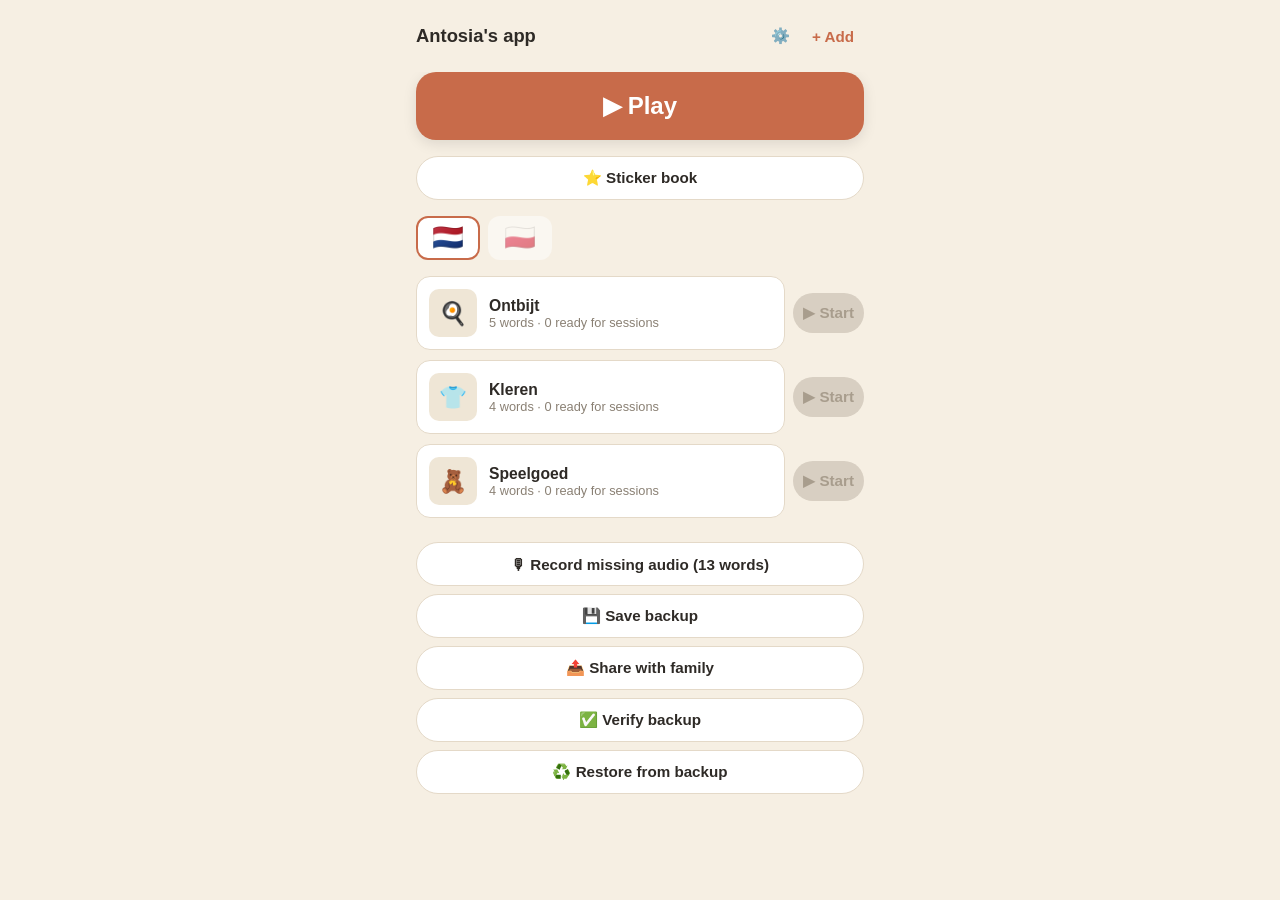
<file: index.html>
<!doctype html>
<html lang="en">
<head>
  <meta charset="UTF-8" />
  <meta name="viewport" content="width=device-width, initial-scale=1, maximum-scale=1, user-scalable=no, viewport-fit=cover" />
  <title>Antosia's app</title>
  <link rel="manifest" href="./manifest.webmanifest" />
  <link rel="apple-touch-icon" href="./icons/icon-180.png" />
  <meta name="apple-mobile-web-app-capable" content="yes" />
  <meta name="apple-mobile-web-app-status-bar-style" content="default" />
  <meta name="theme-color" content="#f6efe3" />
  <link rel="stylesheet" href="./css/app.css?v=50" />
</head>
<body>
  <main id="app" class="app"></main>
  <div id="session" hidden></div>
  <script type="module" src="./js/admin.js?v=50"></script>
  <script>
    if ('serviceWorker' in navigator) {
      navigator.serviceWorker.register('./sw.js');
    }
  </script>
</body>
</html>
</file>
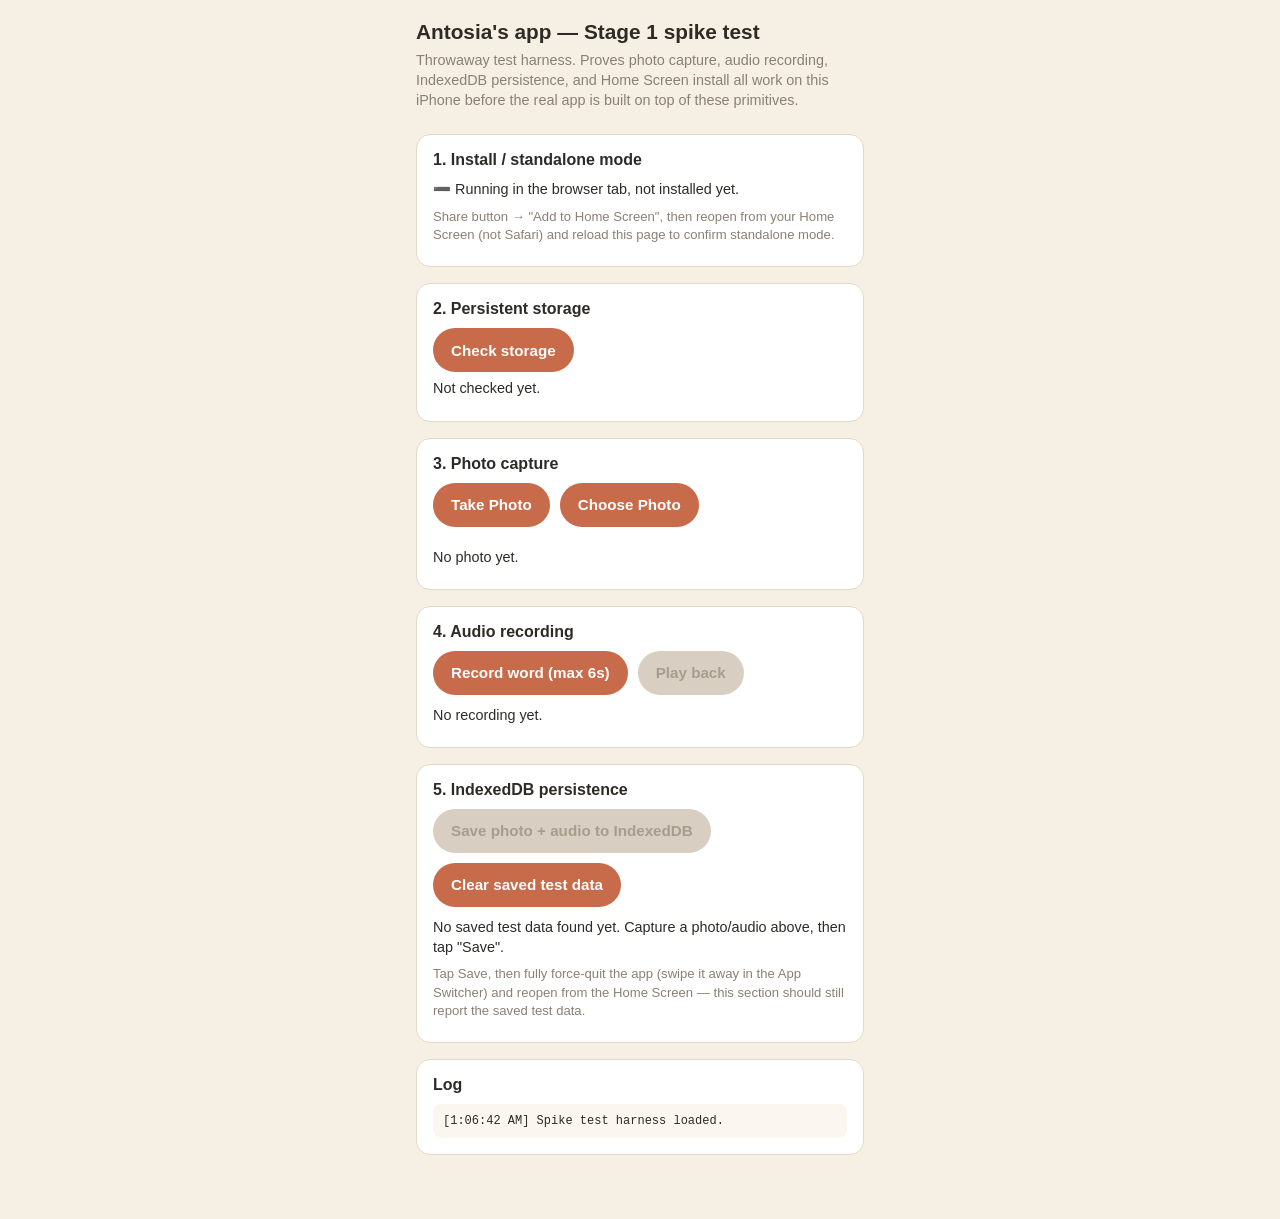
<file: spike.html>
<!doctype html>
<html lang="en">
<head>
  <meta charset="UTF-8" />
  <meta name="viewport" content="width=device-width, initial-scale=1, viewport-fit=cover" />
  <title>Antosia's app — Spike Test</title>
  <link rel="manifest" href="./manifest.webmanifest" />
  <link rel="apple-touch-icon" href="./icons/icon-180.png" />
  <meta name="apple-mobile-web-app-capable" content="yes" />
  <meta name="apple-mobile-web-app-status-bar-style" content="default" />
  <meta name="theme-color" content="#f6efe3" />
  <link rel="stylesheet" href="./css/app.css?v=50" />
</head>
<body>
  <main class="spike">
    <header>
      <h1>Antosia's app — Stage 1 spike test</h1>
      <p class="sub">
        Throwaway test harness. Proves photo capture, audio recording, IndexedDB
        persistence, and Home Screen install all work on this iPhone before the
        real app is built on top of these primitives.
      </p>
    </header>

    <section class="card" id="install-section">
      <h2>1. Install / standalone mode</h2>
      <p id="install-status">Checking…</p>
      <p class="hint">
        Share button → "Add to Home Screen", then reopen from your Home Screen
        (not Safari) and reload this page to confirm standalone mode.
      </p>
    </section>

    <section class="card" id="storage-section">
      <h2>2. Persistent storage</h2>
      <button id="check-storage-btn">Check storage</button>
      <p id="storage-status">Not checked yet.</p>
    </section>

    <section class="card" id="photo-section">
      <h2>3. Photo capture</h2>
      <div class="btn-row">
        <label class="btn">
          Take Photo
          <input type="file" accept="image/*" capture="environment" id="take-photo-input" hidden />
        </label>
        <label class="btn">
          Choose Photo
          <input type="file" accept="image/*" id="choose-photo-input" hidden />
        </label>
      </div>
      <img id="photo-preview" alt="" hidden />
      <p id="photo-status">No photo yet.</p>
    </section>

    <section class="card" id="audio-section">
      <h2>4. Audio recording</h2>
      <div class="btn-row">
        <button id="record-word-btn">Record word (max 6s)</button>
        <button id="play-word-btn" disabled>Play back</button>
      </div>
      <p id="audio-status">No recording yet.</p>
    </section>

    <section class="card" id="db-section">
      <h2>5. IndexedDB persistence</h2>
      <div class="btn-row">
        <button id="save-test-word-btn" disabled>Save photo + audio to IndexedDB</button>
        <button id="clear-test-word-btn">Clear saved test data</button>
      </div>
      <p id="db-status">Checking for previously saved test data…</p>
      <p class="hint">
        Tap Save, then fully force-quit the app (swipe it away in the App
        Switcher) and reopen from the Home Screen — this section should still
        report the saved test data.
      </p>
    </section>

    <section class="card" id="log-section">
      <h2>Log</h2>
      <pre id="log"></pre>
    </section>
  </main>

  <script type="module" src="./js/spike.js?v=50"></script>
</body>
</html>
</file>
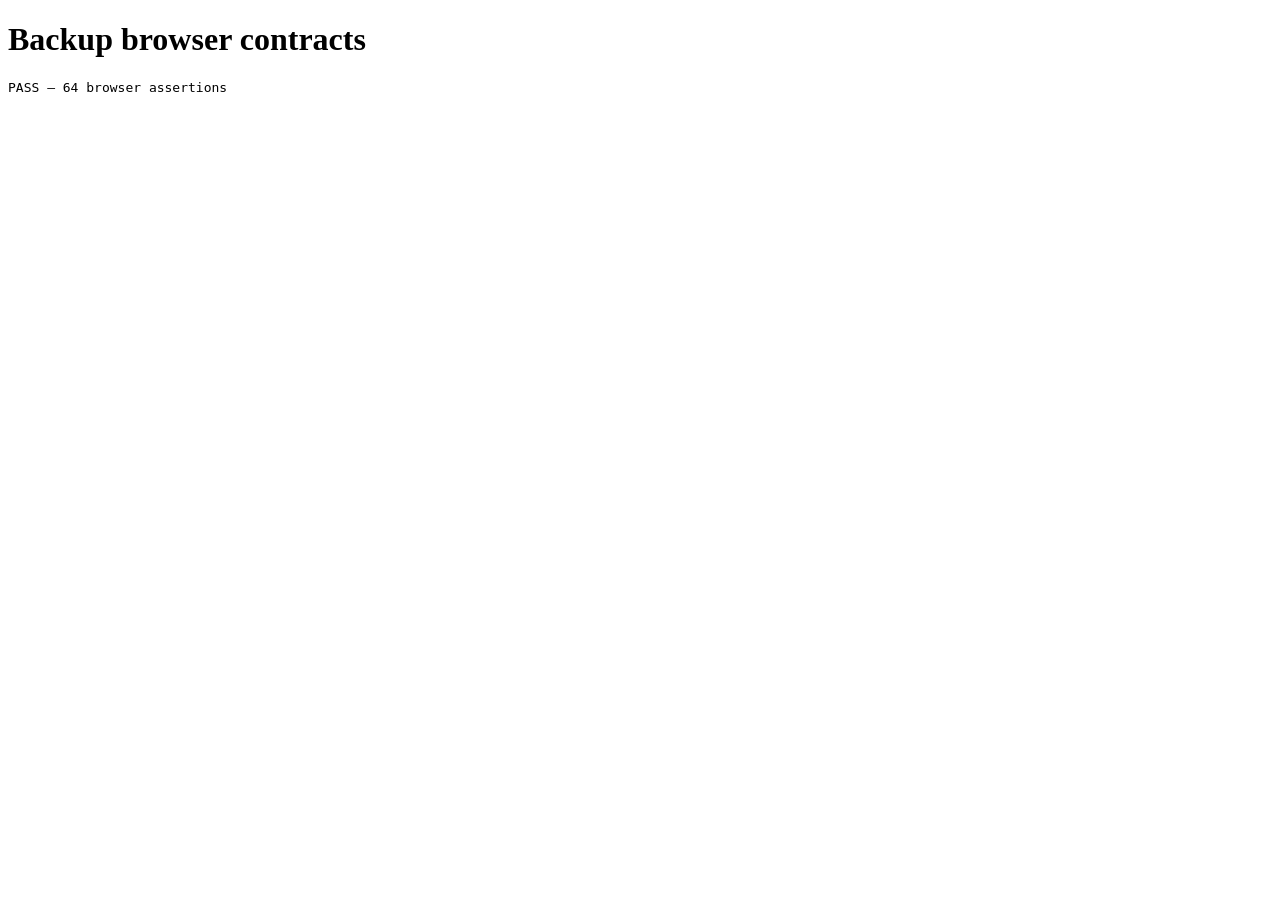
<file: tests/backup-browser-contracts.html>
<!doctype html>
<html lang="en">
<head>
  <meta charset="utf-8" />
  <meta name="viewport" content="width=device-width, initial-scale=1" />
  <title>Backup browser contracts</title>
</head>
<body>
  <h1>Backup browser contracts</h1>
  <pre id="result">Running…</pre>
  <script id="backup-payload" type="application/json"></script>
  <script type="module" src="./backup-browser-contracts.js"></script>
</body>
</html>
</file>
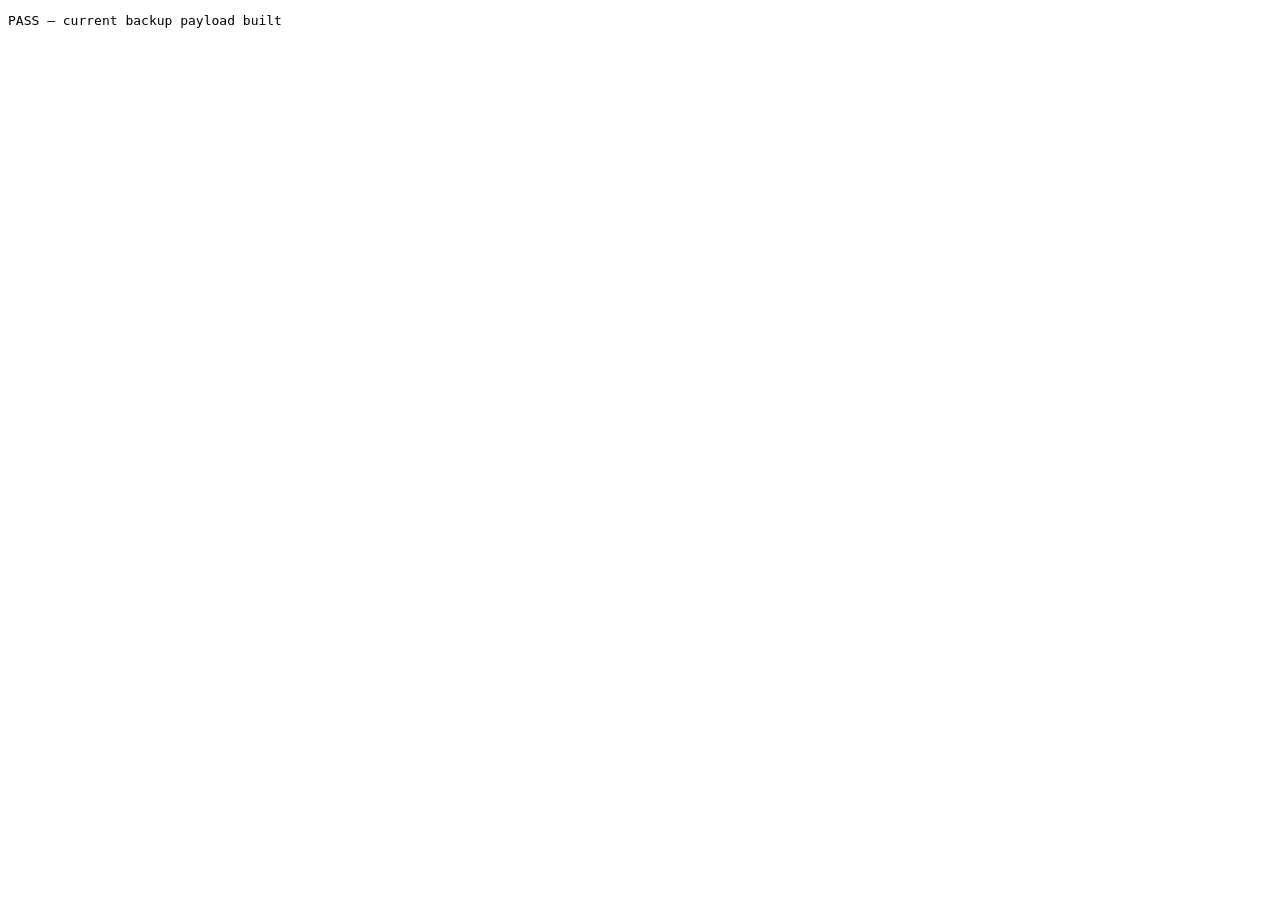
<file: tests/backup-current-payload.html>
<!doctype html>
<html lang="en">
<head>
  <meta charset="utf-8" />
  <title>Current backup payload</title>
</head>
<body>
  <pre id="result">Building…</pre>
  <script id="backup-payload" type="application/json"></script>
  <script type="module" src="./backup-current-payload.js"></script>
</body>
</html>
</file>
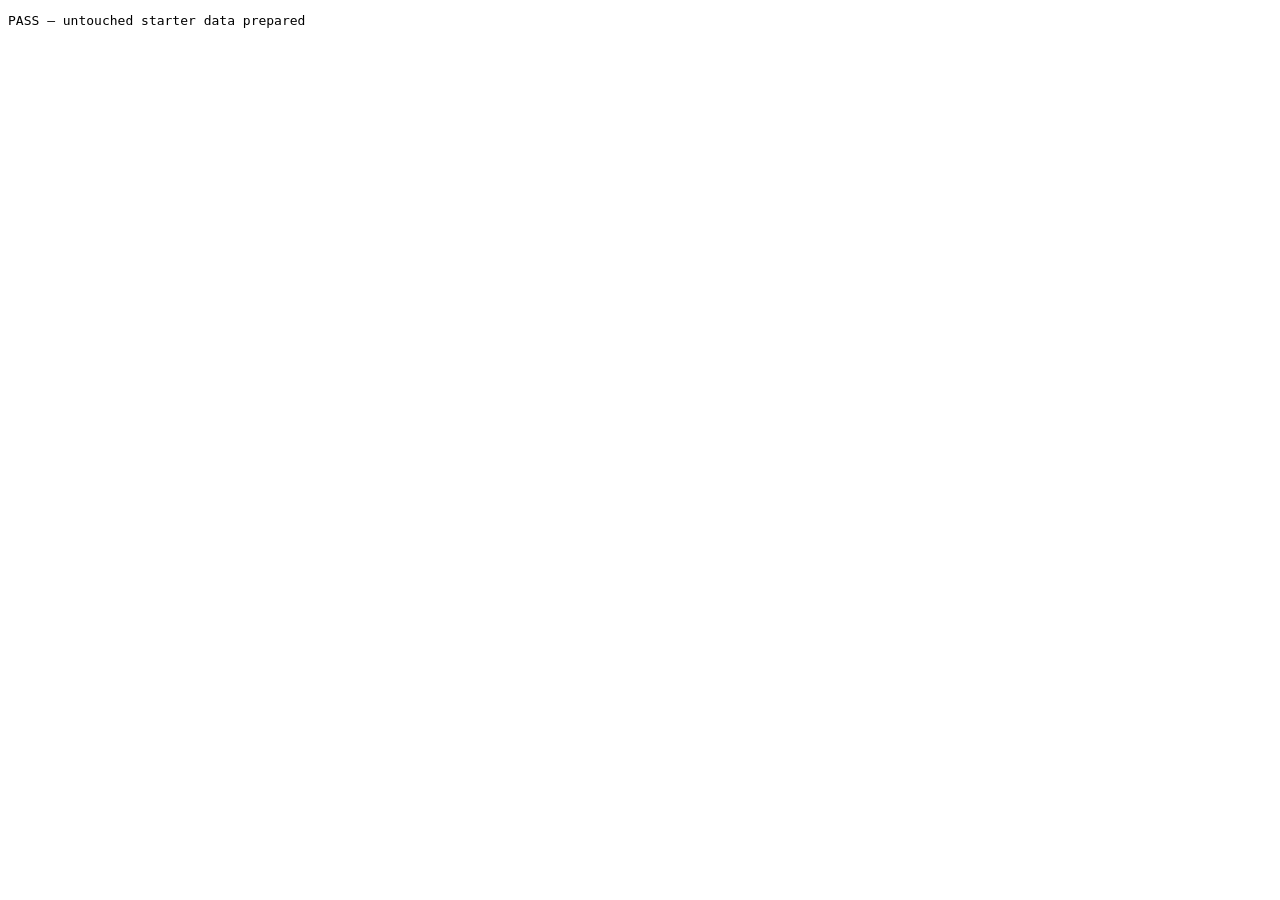
<file: tests/seed-only-setup.html>
<!doctype html>
<html lang="en">
<head>
  <meta charset="utf-8" />
  <title>Seed-only setup</title>
</head>
<body>
  <pre id="result">Preparing…</pre>
  <script type="module" src="./seed-only-setup.js"></script>
</body>
</html>
</file>
<file: css/app.css>
:root {
  --bg: #f6efe3;
  --fg: #2e2a26;
  --muted: #8a8074;
  --accent: #c86b4a;
  --card-bg: #ffffff;
  --border: #e4d9c8;
  --radius: 14px;
}

* {
  box-sizing: border-box;
}

body {
  margin: 0;
  font-family: -apple-system, BlinkMacSystemFont, "Helvetica Neue", Arial, sans-serif;
  background: var(--bg);
  color: var(--fg);
  padding: env(safe-area-inset-top) env(safe-area-inset-right) env(safe-area-inset-bottom)
    env(safe-area-inset-left);
}

.spike {
  max-width: 480px;
  margin: 0 auto;
  padding: 20px 16px 48px;
}

header h1 {
  font-size: 1.3rem;
  margin: 0 0 6px;
}

header .sub {
  font-size: 0.9rem;
  color: var(--muted);
  margin: 0 0 24px;
  line-height: 1.4;
}

.card {
  background: var(--card-bg);
  border: 1px solid var(--border);
  border-radius: var(--radius);
  padding: 16px;
  margin-bottom: 16px;
}

.card h2 {
  font-size: 1rem;
  margin: 0 0 10px;
}

.hint {
  font-size: 0.82rem;
  color: var(--muted);
  margin-top: 8px;
}

.btn-row {
  display: flex;
  flex-wrap: wrap;
  gap: 10px;
  margin-bottom: 10px;
}

button,
.btn {
  appearance: none;
  border: none;
  background: var(--accent);
  color: #fff;
  font-size: 0.95rem;
  font-weight: 600;
  padding: 12px 18px;
  border-radius: 999px;
  min-height: 44px;
  cursor: pointer;
  display: inline-flex;
  align-items: center;
  justify-content: center;
  text-align: center;
}

button:disabled {
  background: #d8cfc2;
  color: #a89d8d;
  cursor: not-allowed;
}

button:active,
.btn:active {
  transform: scale(0.97);
}

#photo-preview {
  display: block;
  max-width: 100%;
  border-radius: 10px;
  margin: 10px 0;
}

#log {
  font-family: ui-monospace, SFMono-Regular, Menlo, monospace;
  font-size: 0.75rem;
  white-space: pre-wrap;
  word-break: break-word;
  max-height: 200px;
  overflow-y: auto;
  background: #fbf7f0;
  border-radius: 8px;
  padding: 10px;
  margin: 0;
}

p {
  font-size: 0.9rem;
  line-height: 1.4;
  margin: 6px 0;
}

/* --- Admin app shell --- */

.app {
  max-width: 480px;
  margin: 0 auto;
  padding-bottom: 40px;
}

.topbar {
  display: flex;
  align-items: center;
  gap: 10px;
  padding: 16px;
  position: sticky;
  top: 0;
  background: var(--bg);
  z-index: 5;
}

.topbar h1 {
  font-size: 1.15rem;
  margin: 0;
  flex: 1;
}

.topbar-actions {
  display: flex;
  align-items: center;
  gap: 2px;
}

.icon-btn {
  appearance: none;
  border: none;
  background: transparent;
  color: var(--accent);
  font-size: 0.95rem;
  font-weight: 600;
  padding: 8px 10px;
  min-height: 40px;
  cursor: pointer;
}

.screen {
  padding: 0 16px;
}

.empty-state {
  text-align: center;
  color: var(--muted);
  padding: 40px 16px;
  font-size: 0.9rem;
}

/* --- Lists --- */

.list {
  list-style: none;
  margin: 0 0 16px;
  padding: 0;
  display: flex;
  flex-direction: column;
  gap: 10px;
}

.list-item {
  display: flex;
  align-items: center;
  gap: 12px;
  background: var(--card-bg);
  border: 1px solid var(--border);
  border-radius: var(--radius);
  padding: 12px;
  cursor: pointer;
  text-align: left;
  width: 100%;
  font: inherit;
  color: inherit;
}

.list-item:active {
  transform: scale(0.99);
}

.thumb {
  width: 48px;
  height: 48px;
  border-radius: 10px;
  background: #efe6d6;
  display: flex;
  align-items: center;
  justify-content: center;
  font-size: 1.4rem;
  flex-shrink: 0;
  overflow: hidden;
}

.thumb img {
  width: 100%;
  height: 100%;
  object-fit: cover;
}

.thumb.large {
  width: 88px;
  height: 88px;
  border-radius: 14px;
  font-size: 2.2rem;
}

.list-item-body {
  flex: 1;
  min-width: 0;
}

.list-item-title {
  font-weight: 600;
  font-size: 0.98rem;
}

.list-item-sub {
  font-size: 0.8rem;
  color: var(--muted);
}

.badge {
  font-size: 0.72rem;
  font-weight: 600;
  padding: 4px 8px;
  border-radius: 999px;
  white-space: nowrap;
}

.badge-warning {
  background: #f7e2c4;
  color: #8a5a1f;
}

.badge-ok {
  background: #d9ecd6;
  color: #33632e;
}

.badge-muted {
  background: #e6e0d4;
  color: #7a7263;
}

/* Excluded ("Skip") words: dimmed so they're visibly set aside, but still
   fully tappable to edit or re-include. */
.list-item-muted {
  opacity: 0.55;
}

.fab-row {
  margin-top: 4px;
}

.fab-row button {
  width: 100%;
}

/* --- Forms --- */

.field {
  margin-bottom: 18px;
}

.field label,
.field .field-label {
  display: block;
  font-size: 0.82rem;
  font-weight: 600;
  color: var(--muted);
  margin-bottom: 6px;
}

.field input[type="text"],
.field textarea {
  width: 100%;
  font-size: 1rem;
  font-family: inherit;
  padding: 12px;
  border-radius: 10px;
  border: 1px solid var(--border);
  background: var(--card-bg);
  color: var(--fg);
}

.field textarea {
  resize: vertical;
  min-height: 60px;
}

.segmented {
  display: flex;
  gap: 8px;
  flex-wrap: wrap;
}

.segmented button {
  background: var(--card-bg);
  color: var(--fg);
  border: 1px solid var(--border);
  font-weight: 500;
  padding: 10px 16px;
}

.segmented button.active {
  background: var(--accent);
  color: #fff;
  border-color: var(--accent);
}

.label-preview {
  font-size: 1.1rem;
  font-weight: 600;
  margin-top: 6px;
}

.media-block {
  background: #fbf7f0;
  border: 1px solid var(--border);
  border-radius: var(--radius);
  padding: 14px;
  margin-bottom: 14px;
}

.media-block .status-line {
  font-size: 0.85rem;
  margin: 8px 0 10px;
}

.status-ok {
  color: #33632e;
}

.status-missing {
  color: #a8551f;
}

.form-actions {
  display: flex;
  flex-direction: column;
  gap: 10px;
  margin-top: 24px;
}

.btn-secondary {
  background: var(--card-bg);
  color: var(--fg);
  border: 1px solid var(--border);
}

.btn-danger {
  background: #fff;
  color: #b3423a;
  border: 1px solid #f0c9c4;
}

.list-item-row {
  display: flex;
  align-items: center;
  gap: 8px;
}

.list-item-row .list-item {
  flex: 1;
  width: auto;
}

.session-start-btn {
  flex-shrink: 0;
}

/* --- Child session mode --- */

#session {
  position: fixed;
  inset: 0;
  background: var(--bg);
  z-index: 10;
  display: flex;
  flex-direction: column;
  /* Toddler-proofing: no double-tap zoom, no long-press save/copy menus,
     no accidental text selection anywhere inside a session. */
  touch-action: manipulation;
  -webkit-touch-callout: none;
  -webkit-user-select: none;
  user-select: none;
}

#session img {
  -webkit-touch-callout: none;
  -webkit-user-drag: none;
  pointer-events: none;
}

#session[hidden] {
  display: none;
}

.session-screen {
  flex: 1;
  display: flex;
  flex-direction: column;
  align-items: center;
  justify-content: center;
  padding: 24px;
  text-align: center;
  gap: 18px;
}

.session-photo-btn {
  appearance: none;
  border: none;
  background: none;
  padding: 0;
  cursor: pointer;
}

.session-photo {
  width: min(78vw, 350px);
  height: min(78vw, 350px);
  border-radius: 28px;
  background: #efe6d6;
  display: flex;
  align-items: center;
  justify-content: center;
  font-size: 6rem;
  overflow: hidden;
  box-shadow: 0 6px 18px rgba(0, 0, 0, 0.08);
}

.session-photo img {
  width: 100%;
  height: 100%;
  /* contain (not cover): show the whole picture, uncropped — the warm box
     background shows through where the photo's shape doesn't fill the square. */
  object-fit: contain;
}

.session-label {
  font-size: 2rem;
  font-weight: 700;
}

.session-hint {
  font-size: 1.1rem;
  color: var(--muted);
}

/* Shown only when saving her progress failed (storage full / DB unavailable):
   a plain-language message plus a way out that doesn't fake success. */
.session-save-error {
  margin-top: 12px;
  padding: 12px 14px;
  border-radius: 16px;
  background: rgba(180, 60, 40, 0.08);
  max-width: 420px;
}

.session-secondary {
  appearance: none;
  border: 1px solid rgba(0, 0, 0, 0.15);
  background: #fff;
  border-radius: 999px;
  padding: 10px 18px;
  font-size: 1rem;
  cursor: pointer;
  margin-top: 8px;
}

.session-continue {
  font-size: 1.15rem;
  padding: 16px 32px;
  border-radius: 999px;
  min-width: 220px;
}

/* Wordless "let's find it" button: a big magnifying glass with a slow,
   calm breathing pulse — inviting, not flashy. */
.find-btn {
  appearance: none;
  border: none;
  width: 96px;
  height: 96px;
  border-radius: 50%;
  background: var(--accent);
  font-size: 2.8rem;
  display: flex;
  align-items: center;
  justify-content: center;
  cursor: pointer;
  box-shadow: 0 4px 14px rgba(0, 0, 0, 0.12);
  animation: find-pulse 2.4s ease-in-out infinite;
}

@keyframes find-pulse {
  0%,
  100% {
    transform: scale(1);
  }
  50% {
    transform: scale(1.08);
  }
}

@media (prefers-reduced-motion: reduce) {
  .find-btn {
    animation: none;
  }
}

.end-stage {
  overflow-y: auto;
  justify-content: flex-start;
  padding-top: 40px;
}

/* Never let flexbox SHRINK end-screen blocks to fit the viewport: a shrunken
   .sticker-reveal paints its 64px sticker over the text below it. The screen
   scrolls instead (it's an .allow-scroll area). */
.end-stage > * {
  flex-shrink: 0;
}

/* Two choices stack vertically so each picture can be BIG (parent feedback:
   pictures were too small side-by-side). 3 and 4 choices switch to grids
   below. */
.session-options {
  display: flex;
  flex-direction: column;
  gap: 16px;
  align-items: center;
  justify-content: center;
}

.session-option {
  appearance: none;
  border: none;
  background: none;
  padding: 0;
  cursor: pointer;
  border-radius: 24px;
}

.session-option-photo {
  width: min(56vw, 250px);
  height: min(56vw, 250px);
  border-radius: 24px;
  background: #efe6d6;
  display: flex;
  align-items: center;
  justify-content: center;
  font-size: 4rem;
  overflow: hidden;
}

.session-option-photo img {
  width: 100%;
  height: 100%;
  /* contain (not cover): the answer tiles show the whole picture, uncropped. */
  object-fit: contain;
}

.session-option.correct .session-option-photo {
  outline: 5px solid #6fb366;
}

/* Test mode difficulty: 3 options = a 2+1 grid (third centered below);
   4 options = a 2×2 grid. Tiles stay as big as the screen allows. */
.session-options.count-3,
.session-options.count-4 {
  display: grid;
  grid-template-columns: repeat(2, auto);
  justify-content: center;
}

.session-options.count-3 .session-option:nth-child(3) {
  grid-column: 1 / -1;
  justify-self: center;
}

.session-options.count-3 .session-option-photo,
.session-options.count-4 .session-option-photo {
  width: min(42vw, 190px);
  height: min(42vw, 190px);
}

/* Test end screen: the first-tap score and per-word ✓/✗ list. */
.test-score {
  font-size: 1.25rem;
  font-weight: 700;
}

.test-result-list {
  width: 100%;
  max-width: 360px;
  display: flex;
  flex-direction: column;
  gap: 6px;
}

.test-result-row {
  display: flex;
  justify-content: space-between;
  background: var(--card-bg);
  border: 1px solid var(--border);
  border-radius: 10px;
  padding: 8px 14px;
  font-size: 0.95rem;
  font-weight: 600;
}

.test-ok {
  color: #33632e;
}

.test-miss {
  color: #b3423a;
}

.session-option.wiggle {
  animation: session-wiggle 0.4s ease;
}

@keyframes session-wiggle {
  0%,
  100% {
    transform: translateX(0);
  }
  25% {
    transform: translateX(-6px);
  }
  75% {
    transform: translateX(6px);
  }
}

.session-prompt-icon {
  font-size: 3.5rem;
}

.session-prompt-text {
  font-size: 1.4rem;
  font-weight: 600;
  max-width: 340px;
}

.session-end-title {
  font-size: 1.8rem;
  font-weight: 700;
}

.session-end-summary {
  font-size: 1.1rem;
}

.session-end-reminder {
  font-size: 1rem;
  color: var(--muted);
  max-width: 320px;
}

.session-obs-list {
  width: 100%;
  max-width: 360px;
  display: flex;
  flex-direction: column;
  gap: 10px;
  margin: 8px 0;
}

.session-obs-row {
  display: flex;
  align-items: center;
  gap: 8px;
  background: var(--card-bg);
  border: 1px solid var(--border);
  border-radius: 12px;
  padding: 10px 12px;
}

.session-obs-label {
  flex: 1;
  text-align: left;
  font-weight: 600;
  font-size: 0.95rem;
}

.obs-btn {
  background: var(--card-bg);
  color: var(--muted);
  border: 1px solid var(--border);
  font-size: 0.8rem;
  padding: 8px 10px;
}

.obs-btn.active {
  background: #d9ecd6;
  color: #33632e;
  border-color: #b7d9b0;
}

/* The button itself is a generous touch target (well above the 44px
   minimum) so a 3-second hold survives normal finger drift; the visible
   dot inside stays small and subtle so it doesn't distract a toddler. */
.parent-gate {
  position: fixed;
  bottom: calc(env(safe-area-inset-bottom, 0px) + 18px);
  right: calc(env(safe-area-inset-right, 0px) + 10px);
  width: 72px;
  height: 72px;
  border-radius: 50%;
  background: none;
  border: none;
  padding: 0;
  display: flex;
  align-items: center;
  justify-content: center;
  z-index: 50;
  touch-action: none;
  -webkit-touch-callout: none;
  -webkit-user-select: none;
  user-select: none;
}

.parent-gate-dot {
  width: 34px;
  height: 34px;
  border-radius: 50%;
  background: rgba(0, 0, 0, 0.06);
  overflow: hidden;
}

.parent-gate-fill {
  width: 100%;
  height: 100%;
  background: rgba(0, 0, 0, 0.35);
  transform: scaleX(0);
  transform-origin: left;
}

.parent-gate-fill.filling {
  /* Duration is set from HOLD_MS in gate.js so the two can't drift apart;
     this value is only a fallback. */
  transition: transform 1.5s linear;
  transform: scaleX(1);
}

/* --- Child-first flow (Stage 6) --- */

/* Antosia's own big friendly entry button at the top of the home screen. */
.play-btn {
  width: 100%;
  font-size: 1.5rem;
  padding: 20px;
  border-radius: 20px;
  margin-bottom: 16px;
  box-shadow: 0 4px 14px rgba(0, 0, 0, 0.1);
}

.child-flag-stage {
  gap: 32px;
}

.child-flag-btn {
  appearance: none;
  border: none;
  background: var(--card-bg);
  width: min(48vw, 220px);
  height: min(48vw, 220px);
  border-radius: 32px;
  font-size: min(24vw, 108px);
  line-height: 1;
  display: flex;
  align-items: center;
  justify-content: center;
  cursor: pointer;
  box-shadow: 0 6px 18px rgba(0, 0, 0, 0.08);
}

.child-flag-btn:active {
  transform: scale(0.96);
}

.child-tiles {
  display: grid;
  grid-template-columns: 1fr 1fr;
  gap: 16px;
  width: 100%;
  max-width: 420px;
}

.child-tile {
  appearance: none;
  border: 1px solid var(--border);
  background: var(--card-bg);
  border-radius: 22px;
  padding: 14px 10px;
  display: flex;
  flex-direction: column;
  align-items: center;
  gap: 8px;
  cursor: pointer;
  color: var(--fg);
  font: inherit;
  box-shadow: 0 4px 12px rgba(0, 0, 0, 0.06);
  min-height: 44px;
}

.child-tile:active {
  transform: scale(0.97);
}

.child-tile-emoji {
  font-size: 2.6rem;
  line-height: 1;
}

.child-tile-name {
  font-size: 1.05rem;
  font-weight: 700;
}

.child-tile-photos {
  display: grid;
  grid-template-columns: 1fr 1fr;
  gap: 4px;
  width: 100%;
}

.child-tile-photos img {
  width: 100%;
  aspect-ratio: 1;
  object-fit: cover;
  border-radius: 10px;
}

/* Face pick: whose voice? Big round photo buttons, silent selection. */
.child-faces {
  display: flex;
  gap: 28px;
  flex-wrap: wrap;
  justify-content: center;
}

.child-face-btn {
  appearance: none;
  border: none;
  background: none;
  padding: 0;
  display: flex;
  flex-direction: column;
  align-items: center;
  gap: 10px;
  cursor: pointer;
}

.child-face-btn:active {
  transform: scale(0.96);
}

.child-face-photo {
  width: min(38vw, 170px);
  height: min(38vw, 170px);
  border-radius: 50%;
  overflow: hidden;
  background: var(--card-bg);
  display: flex;
  align-items: center;
  justify-content: center;
  font-size: 3rem;
  box-shadow: 0 6px 18px rgba(0, 0, 0, 0.1);
}

.child-face-photo img {
  width: 100%;
  height: 100%;
  object-fit: cover;
}

.child-face-initials {
  background: var(--accent);
  color: #fff;
  font-weight: 700;
}

.child-face-name {
  font-size: 1.15rem;
  font-weight: 700;
  color: var(--fg);
}

/* Intro: the session host, big and warm. */
.child-intro-stage {
  gap: 20px;
}

.child-intro-photo {
  width: min(80vw, 380px);
  height: min(80vw, 380px);
  border-radius: 36px;
  overflow: hidden;
  background: #efe6d6;
  box-shadow: 0 8px 24px rgba(0, 0, 0, 0.12);
}

.child-intro-photo img {
  width: 100%;
  height: 100%;
  object-fit: cover;
}

.child-intro-label {
  font-size: 2rem;
  font-weight: 700;
}

/* Collage: the faces of this language. */
.child-collage {
  display: grid;
  grid-template-columns: repeat(2, 1fr);
  gap: 12px;
  width: 100%;
  max-width: 420px;
}

.child-collage.cols-3 {
  grid-template-columns: repeat(3, 1fr);
}

.child-collage-cell {
  border-radius: 20px;
  overflow: hidden;
  background: #efe6d6;
  aspect-ratio: 1;
  box-shadow: 0 4px 12px rgba(0, 0, 0, 0.08);
}

.child-collage-cell img {
  width: 100%;
  height: 100%;
  object-fit: cover;
}

/* --- Family recording page (?record=…) ---
   Audience: grandparents who may never have recorded anything on a phone.
   Everything is oversized: one task per screen, one huge obvious button. */

.record-page {
  max-width: 440px;
  margin: 0 auto;
  padding: 28px 20px 60px;
  text-align: center;
}

.record-title {
  font-size: 1.7rem;
  margin: 10px 0 14px;
}

.record-body {
  font-size: 1.15rem;
  line-height: 1.5;
  margin: 10px 0;
}

.record-warn {
  font-size: 1.05rem;
  line-height: 1.5;
  background: #f7e2c4;
  color: #6d4715;
  border-radius: 14px;
  padding: 12px 14px;
  margin: 16px 0;
}

.record-tips {
  text-align: left;
  font-size: 1.1rem;
  line-height: 1.5;
  padding-left: 1.2em;
  margin: 12px 0;
}

.record-tips li {
  margin: 10px 0;
}

.record-progress {
  font-size: 1rem;
  font-weight: 700;
  color: var(--muted);
  margin-bottom: 14px;
}

.record-instruction {
  font-size: 1.15rem;
  margin: 12px 0 6px;
}

.record-say {
  font-size: 2rem;
  font-weight: 800;
  margin: 6px 0 10px;
}

.record-hint {
  font-size: 1rem;
  color: var(--muted);
  line-height: 1.45;
  margin: 6px 0 10px;
}

.record-thumb {
  width: 160px;
  height: 160px;
  object-fit: cover;
  border-radius: 20px;
  margin: 4px auto 8px;
  display: block;
  box-shadow: 0 4px 14px rgba(0, 0, 0, 0.1);
}

.record-status {
  font-size: 1.2rem;
  font-weight: 700;
  min-height: 1.5em;
  margin: 10px 0;
}

.record-actions {
  display: flex;
  flex-direction: column;
  align-items: center;
  gap: 14px;
  margin-top: 10px;
}

/* THE button: a big red microphone circle nobody can miss. */
.record-btn {
  width: 130px;
  height: 130px;
  border-radius: 50%;
  background: #cc3b2f;
  font-size: 3rem;
  display: flex;
  align-items: center;
  justify-content: center;
  box-shadow: 0 6px 18px rgba(0, 0, 0, 0.18);
}

.record-btn.recording {
  font-size: 1.4rem;
  animation: record-pulse 1.2s ease-in-out infinite;
}

@keyframes record-pulse {
  0%,
  100% {
    transform: scale(1);
    box-shadow: 0 6px 18px rgba(204, 59, 47, 0.35);
  }
  50% {
    transform: scale(1.07);
    box-shadow: 0 6px 26px rgba(204, 59, 47, 0.6);
  }
}

.record-primary {
  width: 100%;
  font-size: 1.3rem;
  padding: 18px;
  border-radius: 18px;
}

.record-start {
  margin-top: 14px;
}

.record-secondary {
  width: 100%;
  font-size: 1.15rem;
  padding: 15px;
  border-radius: 16px;
  background: var(--card-bg);
  color: var(--fg);
  border: 2px solid var(--border);
}

.record-skip {
  background: none;
  color: var(--muted);
  font-size: 1rem;
  text-decoration: underline;
  box-shadow: none;
  min-height: 44px;
}

.record-photo-preview img {
  width: 180px;
  height: 180px;
  object-fit: cover;
  border-radius: 50%;
  margin: 10px auto;
  display: block;
  box-shadow: 0 6px 18px rgba(0, 0, 0, 0.15);
}

/* --- Home-screen language switcher --- */
.lang-switch {
  display: flex;
  gap: 8px;
  margin-bottom: 16px;
}

.lang-btn {
  appearance: none;
  border: 2px solid transparent;
  background: var(--card-bg);
  border-radius: 12px;
  padding: 6px 14px;
  font-size: 1.6rem;
  line-height: 1;
  cursor: pointer;
  opacity: 0.5;
}

.lang-btn.active {
  opacity: 1;
  border-color: var(--accent);
}

/* --- People & voices --- */
.badge-row {
  display: flex;
  gap: 6px;
  flex-wrap: wrap;
  margin-top: 4px;
}

/* --- Settings screen --- */
.settings-card {
  background: var(--card-bg);
  border-radius: 14px;
  padding: 16px;
  margin-bottom: 14px;
}

.settings-card-title {
  font-size: 1rem;
  margin: 0 0 10px;
}

.settings-line {
  margin: 6px 0;
  font-size: 0.95rem;
}

.settings-note {
  margin: 6px 0;
  font-size: 0.85rem;
  color: var(--muted);
  line-height: 1.4;
}

.settings-note-warn {
  color: #8a5a1f;
}

.settings-steps {
  margin: 8px 0;
  padding-left: 1.3em;
}

.settings-steps li {
  margin: 8px 0;
  font-size: 0.9rem;
  line-height: 1.45;
}

.settings-link {
  display: inline-block;
  margin: 8px 0 2px;
  color: var(--accent);
  font-weight: 600;
  font-size: 0.9rem;
  text-decoration: none;
}

/* --- Sticker book (full-screen collection view) --- */
.sticker-book {
  overflow-y: auto;
  justify-content: flex-start;
  padding-top: 48px;
}

.sticker-book > * {
  flex-shrink: 0;
}

.sticker-grid {
  display: grid;
  grid-template-columns: repeat(4, 1fr);
  gap: 14px;
  width: 100%;
  max-width: 380px;
}

.sticker-cell {
  aspect-ratio: 1;
  background: var(--card-bg);
  border-radius: 18px;
  display: flex;
  align-items: center;
  justify-content: center;
  font-size: 2.6rem;
  box-shadow: 0 3px 10px rgba(0, 0, 0, 0.07);
}

/* Translation linking audit (Release 1): proposed pairs and the groups the app
   refuses to guess at. */
.twin-pair-list {
  margin: 8px 0;
  max-height: 260px;
  overflow-y: auto;
}

.twin-pair-row {
  display: flex;
  align-items: center;
  gap: 8px;
  padding: 6px 8px;
  border-radius: 10px;
}

.twin-pair-row:nth-child(odd) {
  background: rgba(0, 0, 0, 0.03);
}

.twin-pair-link {
  opacity: 0.5;
}

.twin-confirm {
  display: flex;
  align-items: center;
  gap: 10px;
  margin-top: 10px;
  padding: 10px;
  border-radius: 12px;
  background: rgba(0, 0, 0, 0.04);
  cursor: pointer;
}

.twin-ambiguous {
  padding: 10px;
  margin-top: 10px;
  border-radius: 14px;
  background: rgba(180, 120, 40, 0.08);
}

.twin-select {
  width: 100%;
  margin-top: 6px;
  padding: 10px;
  border-radius: 10px;
  border: 1px solid rgba(0, 0, 0, 0.15);
  font-size: 1rem;
  background: #fff;
}

/* Translation conflict: the two candidate words side by side, so the parent can
   see at a glance whether they're the same concept. */
.conflict-pair {
  display: grid;
  grid-template-columns: 1fr 1fr;
  gap: 12px;
  margin: 12px 0 4px;
}

.conflict-side {
  text-align: center;
  padding: 10px 8px;
  border-radius: 16px;
  background: var(--card-bg);
}

.conflict-side .thumb.large {
  margin: 0 auto 8px;
}

/* Settings → Manage stickers: smaller, tappable chips (a × hint on hover). */
.sticker-manage-grid {
  display: grid;
  grid-template-columns: repeat(5, 1fr);
  gap: 8px;
  margin-top: 8px;
}

.sticker-manage-cell {
  appearance: none;
  border: none;
  aspect-ratio: 1;
  background: var(--card-bg);
  border-radius: 12px;
  font-size: 1.7rem;
  cursor: pointer;
  box-shadow: 0 2px 6px rgba(0, 0, 0, 0.06);
}

.sticker-manage-cell:active {
  transform: scale(0.92);
}

/* --- Rewards: confetti + session stickers (v34) --- */

.confetti-layer {
  position: absolute;
  inset: 0;
  overflow: hidden;
  pointer-events: none;
  z-index: 40; /* above stage content, below nothing interactive (no pointer events) */
}

.confetti-piece {
  position: absolute;
  width: 10px;
  height: 14px;
  border-radius: 2px;
  opacity: 0.95;
  animation-name: confetti-fall;
  animation-timing-function: cubic-bezier(0.2, 0.6, 0.4, 1);
  animation-fill-mode: forwards;
}

@keyframes confetti-fall {
  to {
    transform: translate(var(--dx), var(--dy)) rotate(var(--rot));
    opacity: 0;
  }
}

.sticker-reveal {
  text-align: center;
  min-height: 40px;
  margin: 4px 0 10px;
}

.sticker-big {
  font-size: 64px;
  line-height: 1.1;
  animation: sticker-pop 550ms cubic-bezier(0.2, 1.6, 0.4, 1) both;
}

@keyframes sticker-pop {
  from {
    transform: scale(0.2) rotate(-16deg);
    opacity: 0;
  }
  to {
    transform: scale(1) rotate(0deg);
    opacity: 1;
  }
}

.sticker-caption {
  font-weight: 700;
  margin: 2px 0 8px;
}

.sticker-shelf {
  font-size: 26px;
  letter-spacing: 4px;
  background: rgba(255, 255, 255, 0.55);
  border-radius: 14px;
  padding: 8px 12px;
  display: inline-block;
  max-width: 100%;
}

@media (prefers-reduced-motion: reduce) {
  .sticker-big {
    animation: none;
  }
}
</file>
